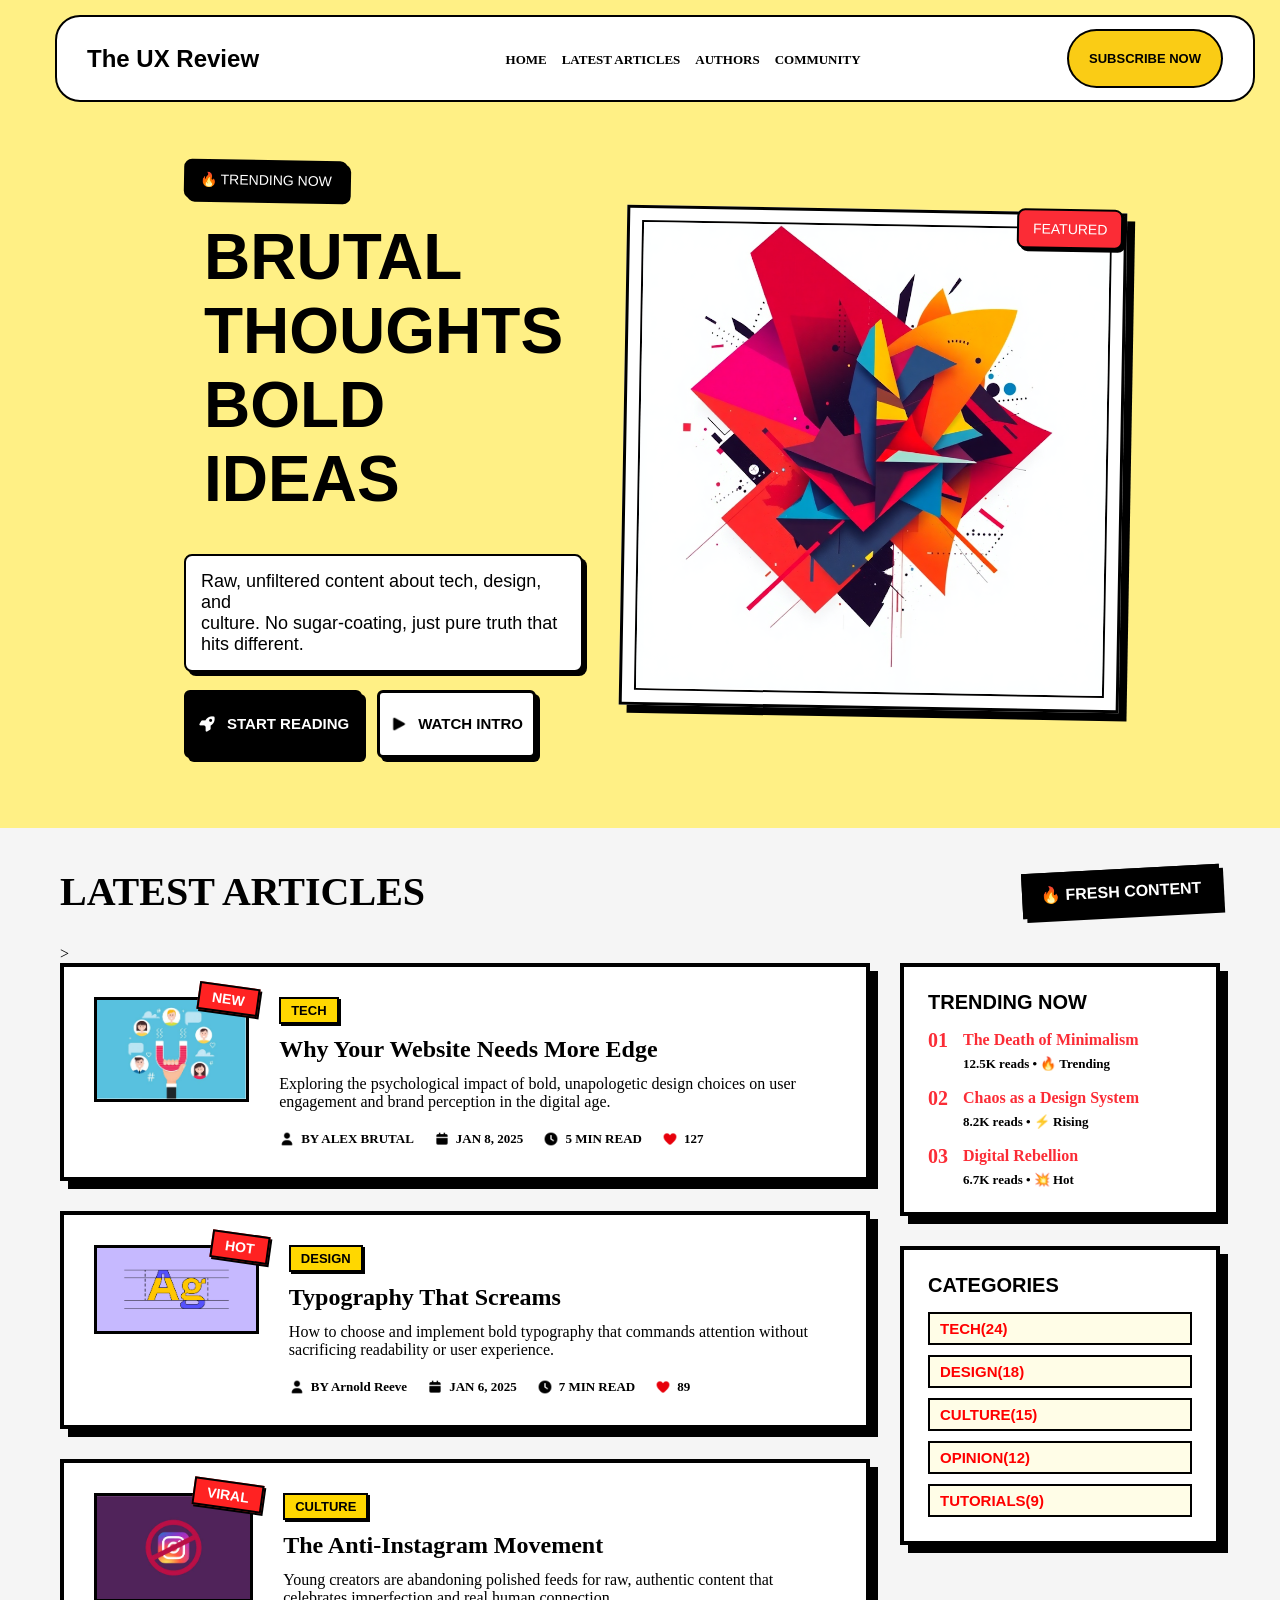
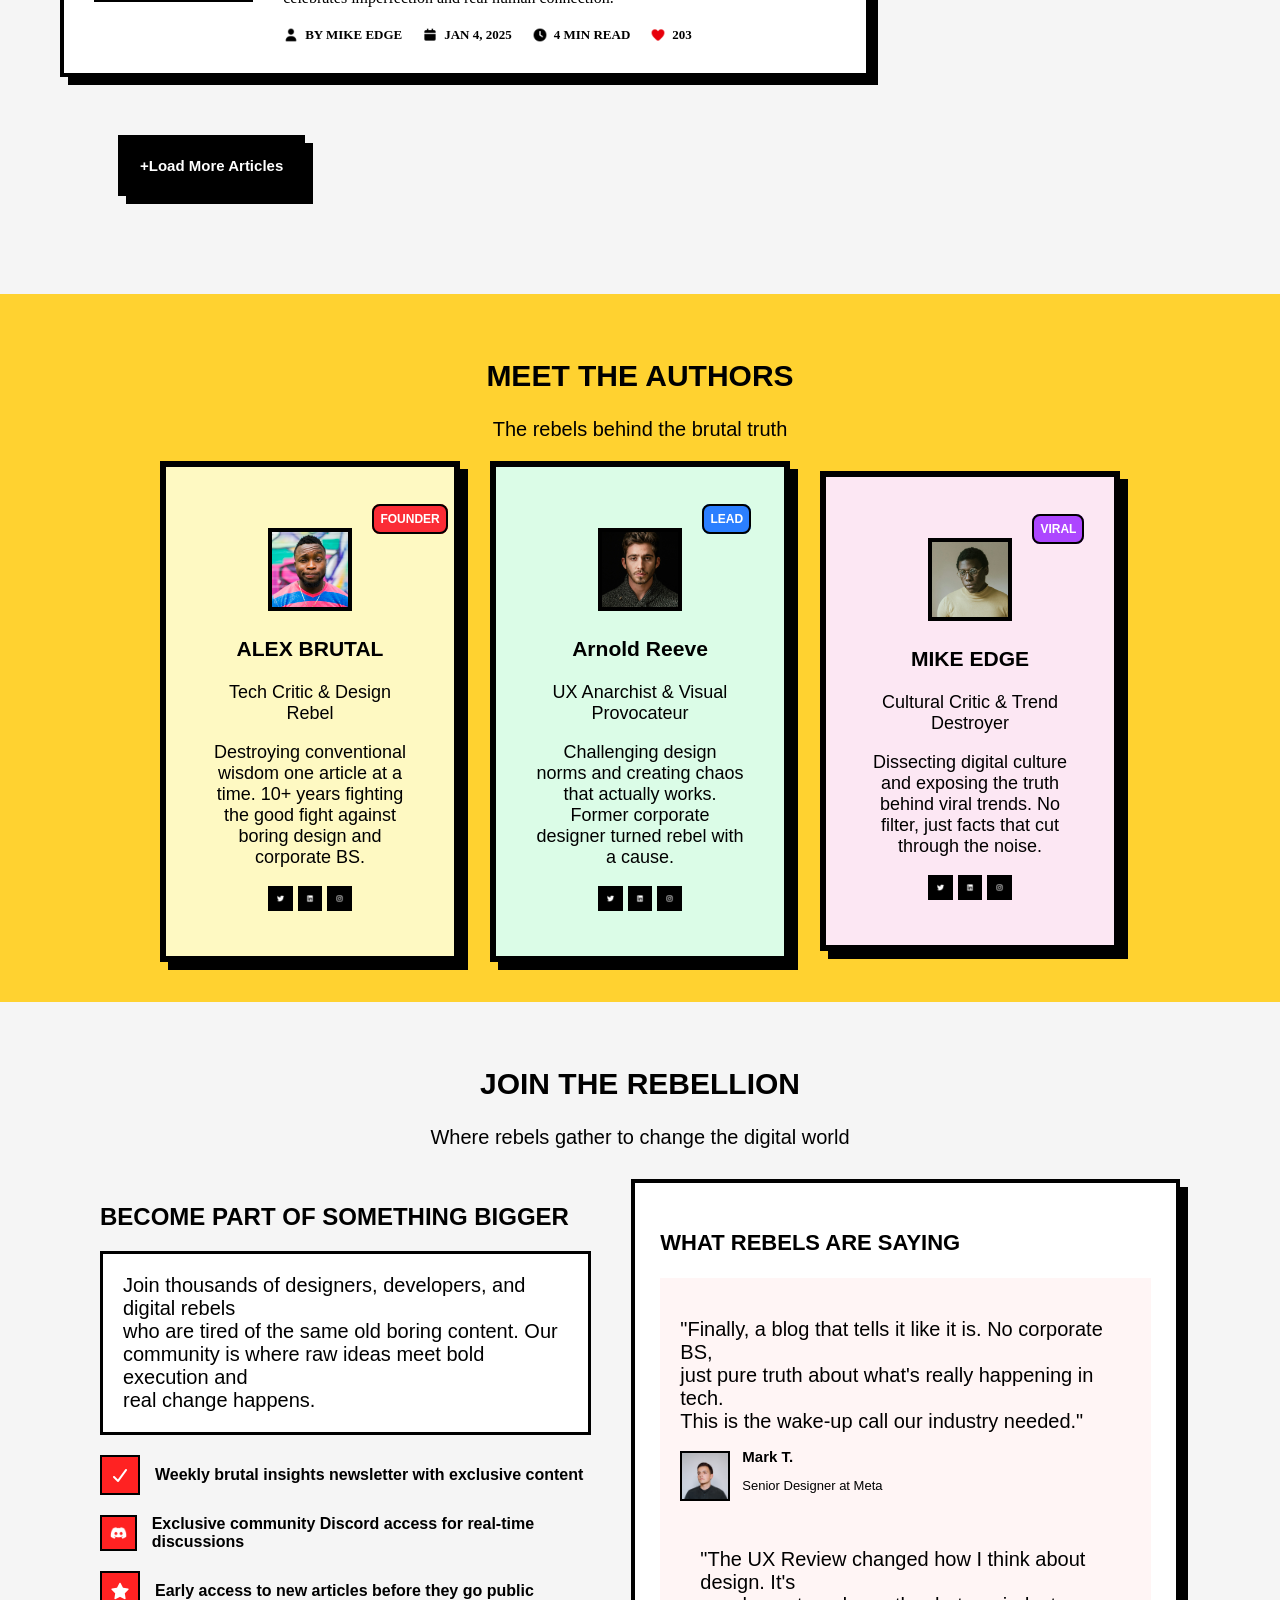
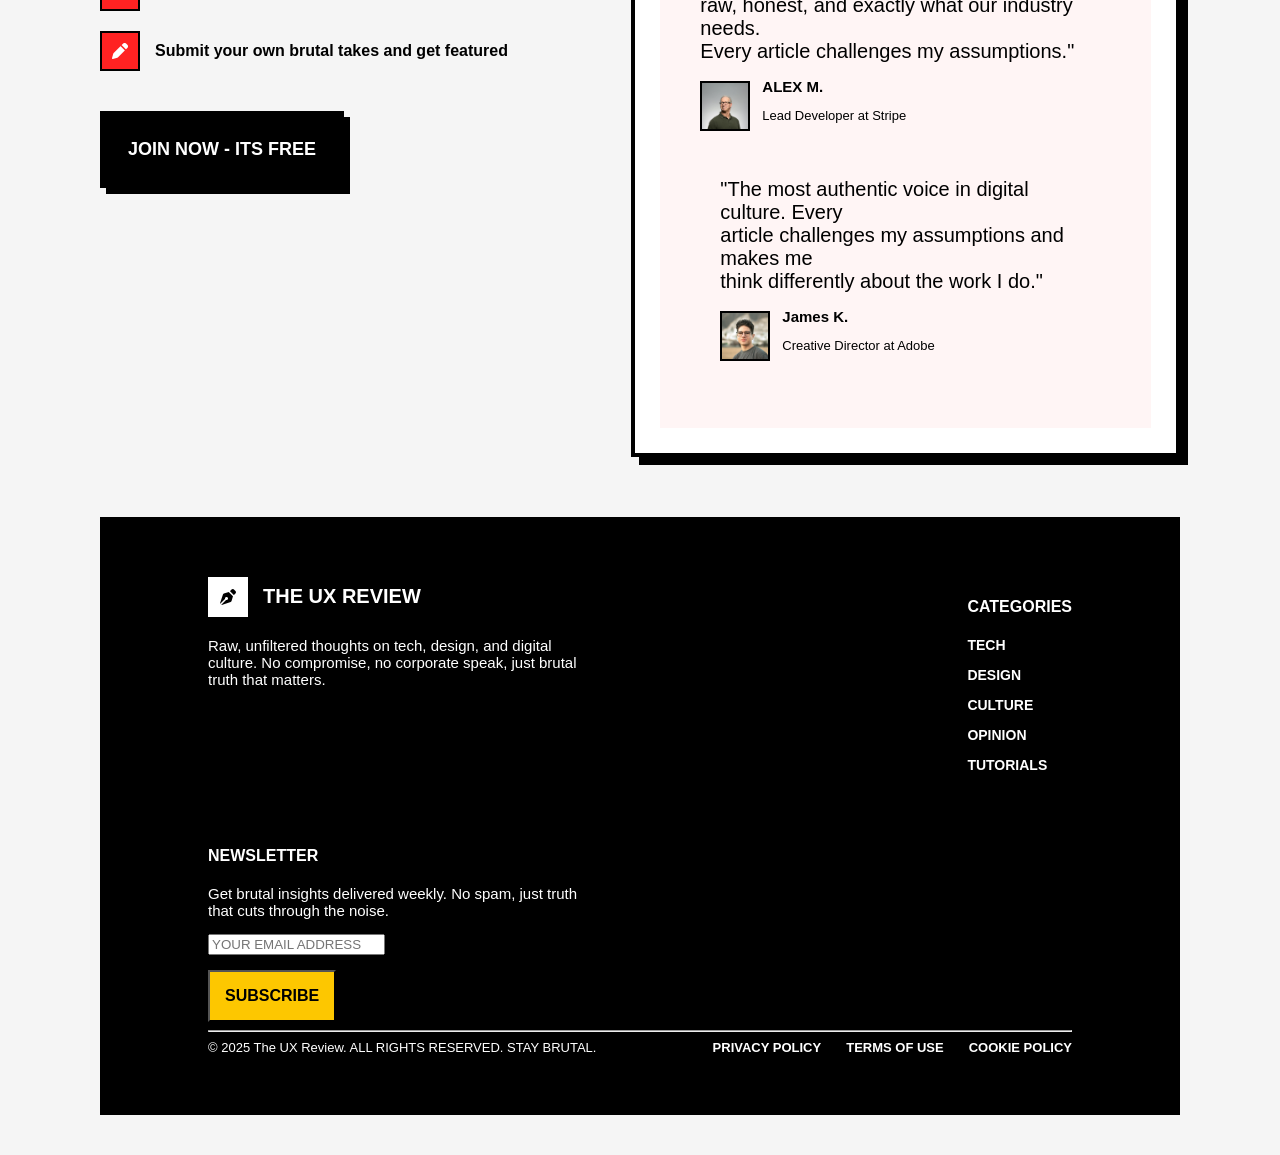
<file: index.html>
<!DOCTYPE html>
<html lang="en">
<head>
    <meta charset="UTF-8">
    <meta name="viewport" content="width=device-width, initial-scale=1.0">
    <title>Document</title>
    <link rel="stylesheet" href="./CSS/style.css">
    <link rel="stylesheet" href="./CSS/media.css">
</head>
<body>
    <!-- NavBar -->
    <!--  The UX Review Blog -->
       <div class="ground">
        <div class="header-nav">
    <div class="navbar">
        The UX <span class="review-text">Review</span>
    </div>
    <div class="left-nav">
        <ul class="nav-links">
            <li><a href="#Home">HOME</a></li>
            <li><a href="#LATEST-ARTICLES">LATEST ARTICLES</a></li>
            <li><a href="#AUTHORS">AUTHORS</a></li>
            <li><a href="#COMMUNITY">COMMUNITY</a></li>
        </ul>
    </div>
    <div class="cont">
        <button>SUBSCRIBE NOW</button>
    </div>
</div> 
    <div class="container">
        <div class="blog">
            <div class="blog-content">
                <span>🔥 TRENDING NOW</span>
                <h1>BRUTAL<br> THOUGHTS<br> BOLD IDEAS</h1>
                <p>Raw, unfiltered content about tech, design, and<br> culture. No sugar-coating, just pure truth that<br> hits different.</p>
                <div class="buttons-container">
                    <div class="button1">
                        <div class="but-img">
                            <img src="./images/rocket-solid-full.png" alt="rocket">
                        </div>
                        <div class="but-cont">
                            <h2>START READING</h2>
                        </div>
                    </div>
                    
                    <div class="button2">
                        <div class="but2-img">
                            <img src="./images/play-solid-full.png" alt="play">
                        </div>
                        <div class="but2-cont">
                            <h2>WATCH INTRO</h2>
                        </div>
                    </div>
                </div>
            </div>
            <div class="right-imgg">
                <div class="big-img">
                    <img src="./images/hero-img.png" alt="hero">
                </div>
                <div class="cont-big-img">
                    <span>FEATURED</span>
                </div>
            </div>
        </div>
    </div>
</div>
    <!--End-The UX Review Blog -->
    <!--End NavBar -->

<!-- LATEST ARTICLES -->
<div class="latest-articles">
    <div class="container1">
        <div class="inner">
            <div class="content">
                <div class="content-cont">
                    <h3>LATEST ARTICLES</h3>
                    <div class="cont-span">
                        <span>🔥 FRESH CONTENT</span>
                    </div>
                </div>>
                <div class="main-grid-layout">  
                    <div class="cart-left">
                        <div class="cart">
                            <div class="cart-img-wrapper">
                                <div class="cart-img">
                                    <img src="./images/user-engagement-2-DFdiyblT.jpg" alt="user-engagement">
                                </div>
                                <div class="span-span">
                                    <span>NEW</span>
                                </div>
                            </div>
                            
                            <div class="cart-right-content">
                                <div class="cart-contt">
                                    <div class="cart-span">
                                        <span>TECH</span>
                                    </div>    
                                    <h3>Why Your Website Needs More Edge</h3>
                                    <p>Exploring the psychological impact of bold, unapologetic design choices on user engagement and brand perception in the digital age.</p>
                                </div>
                                
                                <div class="Ratingg">
                                    <div class="rate-group">
                                        <div class="rate-img">
                                            <img src="./images/user-solid-full.png" alt="user-solid">
                                        </div>
                                        <div class="rate-cont">
                                            <span>BY ALEX BRUTAL</span>
                                        </div>
                                    </div>

                                    <div class="rate-group">
                                        <div class="rate-img">
                                            <img src="./images/calendar-solid-full (1).png" alt="calendar">
                                        </div>
                                        <div class="rate-cont">
                                            <span>JAN 8, 2025</span>
                                        </div>
                                    </div>

                                    <div class="rate-group">
                                        <div class="rate-img">
                                            <img src="./images/clock-solid-full.png" alt="clock">
                                        </div>
                                        <div class="rate-cont">
                                            <span>5 MIN READ</span>
                                        </div>
                                    </div>

                                    <div class="rate-group">
                                        <div class="rate-img">
                                            <img src="./images/heart-solid-full-red.png" alt="heart-red">
                                        </div>
                                        <div class="rate-cont">
                                            <span>127</span>
                                        </div>
                                    </div>
                                </div>
                            </div>
                        </div>

                        <div class="cart">
                            <div class="cart-img-wrapper">
                                <div class="cart-img">
                                    <img src="./images/guide-to-typography.avif.png" alt="guide-to-typography">
                                </div>
                                <div class="span-span">
                                    <span>HOT</span>
                                </div>
                            </div>
                            
                            <div class="cart-right-content">
                                <div class="cart-contt">
                                    <div class="cart-span">
                                        <span>DESIGN</span>
                                    </div>    
                                    <h3>Typography That Screams</h3>
                                    <p>How to choose and implement bold typography that commands attention without sacrificing readability or user experience.</p>
                                </div>
                                
                                <div class="Ratingg">
                                    <div class="rate-group">
                                        <div class="rate-img">
                                            <img src="./images/user-solid-full.png" alt="user-solid">
                                        </div>
                                        <div class="rate-cont">
                                            <span>BY Arnold Reeve</span>
                                        </div>
                                    </div>

                                    <div class="rate-group">
                                        <div class="rate-img">
                                            <img src="./images/calendar-solid-full (1).png" alt="calendar">
                                        </div>
                                        <div class="rate-cont">
                                            <span>JAN 6, 2025</span>
                                        </div>
                                    </div>

                                    <div class="rate-group">
                                        <div class="rate-img">
                                            <img src="./images/clock-solid-full.png" alt="clock">
                                        </div>
                                        <div class="rate-cont">
                                            <span>7 MIN READ</span>
                                        </div>
                                    </div>

                                    <div class="rate-group">
                                        <div class="rate-img">
                                            <img src="./images/heart-solid-full-red.png" alt="heart-red">
                                        </div>
                                        <div class="rate-cont">
                                            <span>89</span>
                                        </div>
                                    </div>
                                </div>
                            </div>
                        </div>

                        <div class="cart">
                            <div class="cart-img-wrapper">
                                <div class="cart-img">
                                    <img src="./images/anti-instagram.jpg" alt="anti-instagram">
                                </div>
                                <div class="span-span">
                                    <span>VIRAL</span>
                                </div>
                            </div>
                            
                            <div class="cart-right-content">
                                <div class="cart-contt">
                                    <div class="cart-span">
                                        <span>CULTURE</span>
                                    </div>    
                                    <h3>The Anti-Instagram Movement</h3>
                                    <p>Young creators are abandoning polished feeds for raw, authentic content that celebrates imperfection and real human connection.</p>
                                </div>
                                
                                <div class="Ratingg">
                                    <div class="rate-group">
                                        <div class="rate-img">
                                            <img src="./images/user-solid-full.png" alt="user-solid">
                                        </div>
                                        <div class="rate-cont">
                                            <span>BY MIKE EDGE</span>
                                        </div>
                                    </div>

                                    <div class="rate-group">
                                        <div class="rate-img">
                                            <img src="./images/calendar-solid-full (1).png" alt="calendar">
                                        </div>
                                        <div class="rate-cont">
                                            <span>JAN 4, 2025</span>
                                        </div>
                                    </div>

                                    <div class="rate-group">
                                        <div class="rate-img">
                                            <img src="./images/clock-solid-full.png" alt="clock">
                                        </div>
                                        <div class="rate-cont">
                                            <span>4 MIN READ</span>
                                        </div>
                                    </div>

                                    <div class="rate-group">
                                        <div class="rate-img">
                                            <img src="./images/heart-solid-full-red.png" alt="heart-red">
                                        </div>
                                        <div class="rate-cont">
                                            <span>203</span>
                                        </div>
                                    </div>
                                </div>
                            </div>
                        </div>
                    </div>
                    <div class="sidebar-right">
                        <div class="card-details">
                            <div class="card">
                                <h4>TRENDING NOW</h4>
                                <div class="card-cont">
                                    <span>01</span>
                                    <h5>The Death of Minimalism</h5>          
                                </div>
                                <div class="cont11">
                                    <p>12.5K reads • 🔥 Trending</p>
                                </div>
                                <div class="card-cont">
                                    <span>02</span>
                                    <h5>Chaos as a Design System</h5>
                                </div>
                                <div class="cont11">
                                    <p>8.2K reads • ⚡ Rising</p>
                                </div>
                                <div class="card-cont">
                                    <span>03</span>
                                    <h5>Digital Rebellion</h5>  
                                </div>
                                <div class="cont11">
                                    <p>6.7K reads • 💥 Hot</p>
                                </div>
                            </div>         
                        </div>
                        <div class="categories">
                            <h4>CATEGORIES</h4>
                            <div class="cata">
                                <span>TECH(24)</span>
                                <span>DESIGN(18)</span>
                                <span>CULTURE(15)</span>
                                <span>OPINION(12)</span>
                                <span>TUTORIALS(9)</span>
                            </div>
                        </div>
                    </div>
                </div>
            </div> 
            <div class="but11">
                <button>+Load More Articles</button>
            </div>         
        </div>
    </div>
</div>
<!--End-LATEST ARTICLES -->

<!-- AUTHORS -->
 <div class="authors">
    <h2>MEET THE AUTHORS</h2>
    <p>The rebels behind the brutal truth</p>
    <div class="container">
        <div class="inner">
            <div class="cartt-contentt">
                <div class="cart1">
                    <div class="cart1-span">
                        <span>FOUNDER</span>
                    </div>
                    <div class="cart1-img">
                        <img src="./images/avatar-2.jpg" alt="person">
                    </div>
                    <h3>ALEX BRUTAL</h3>
                    <p>Tech Critic & Design Rebel</p>
                    <p>Destroying conventional wisdom one article at a time. 10+ years fighting the good fight against boring design and corporate BS.</p>
                    <div class="social">
                        <img src="./images/twitter-brands-solid-full.png" alt="twitter-brands">
                        <img src="./images/linkedin-brands-solid-full.png" alt="linkedin-brands">
                        <img src="./images/instagram-brands-solid-full.png" alt="instagram-brands">
                    </div>
                </div>

                <div class="cart11">
                    <div class="cart11-span">
                        <span>LEAD</span>
                    </div>
                    <div class="cart1-img">
                        <img src="./images/avatar-2-CwUcGkzI.jpg" alt="person">
                    </div>
                    <h3>Arnold Reeve</h3>
                    <p>UX Anarchist & Visual Provocateur</p>
                    <p>Challenging design norms and creating chaos that actually works. Former corporate designer turned rebel with a cause.</p>
                    <div class="social">
                        <img src="./images/twitter-brands-solid-full.png" alt="twitter-brands">
                        <img src="./images/linkedin-brands-solid-full.png" alt="linkedin-brands">
                        <img src="./images/instagram-brands-solid-full.png" alt="instagram-brands">
                    </div>
                </div>

                <div class="cart12">
                    <div class="cart12-span">
                        <span>VIRAL</span>
                    </div>
                    <div class="cart1-img">
                        <img src="./images/avatar-8.jpg" alt="person">
                    </div>
                    <h3>MIKE EDGE</h3>
                    <p>Cultural Critic & Trend Destroyer</p>
                    <p>Dissecting digital culture and exposing the truth behind viral trends. No filter, just facts that cut through the noise.</p>
                    <div class="social">
                        <img src="./images/twitter-brands-solid-full.png" alt="twitter-brands">
                        <img src="./images/linkedin-brands-solid-full.png" alt="linkedin-brands">
                        <img src="./images/instagram-brands-solid-full.png" alt="instagram-brands">
                    </div>
                </div>
            </div>
        </div>
    </div>
 </div>
<!--End-AUTHORS -->

<!-- JOIN THE REBELLION -->
<div class="ground1">
    <div class="rebellion">
    <h2>JOIN THE REBELLION</h2>
    <p>Where rebels gather to change the digital world</p>
    </div>
 <div class="container2">
    <div class="inner2">
        <div class="rebe-left">
            <h3>BECOME PART OF SOMETHING BIGGER</h3>
            <p>Join thousands of designers, developers, and digital rebels<br>
             who are tired of the same old boring content. Our<br>
             community is where raw ideas meet bold execution and<br>
             real change happens.</p>
             <div class="rebbee">
                <div class="rebe-img">
                <img src="./images/check-solid-full.png" alt="check">
            </div>
            <div class="rebe-cont">
                <span>Weekly brutal insights newsletter with exclusive content</span>
            </div>
            </div>

            <div class="rebbee">
                <div class="rebe-img">
                <img src="./images/discord-brands-solid-full.png" alt="discord">
            </div>
            <div class="rebe-cont">
                <span>Exclusive community Discord access for real-time discussions</span>
            </div>
            </div>

            <div class="rebbee">
                <div class="rebe-img">
                <img src="./images/star-solid-full-white.png" alt="star-white">
            </div>
            <div class="rebe-cont">
                <span>Early access to new articles before they go public</span>
            </div>
            </div>

            <div class="rebbee">
                <div class="rebe-img">
                <img src="./images/pen-solid-full.png" alt="pen">
            </div>
            <div class="rebe-cont">
                <span>Submit your own brutal takes and get featured</span>
            </div>
            </div>
            <div class="but1">
                <button>JOIN NOW - ITS FREE</button>
            </div>
        </div>
         <div class="main-all">
                    <div class="rebe-right">
            <h3>WHAT REBELS ARE SAYING</h3>
            <div class="main-right-rebe">
                <div class="right-cont">
                <p>"Finally, a blog that tells it like it is. No corporate BS,<br>
                     just pure truth about what's really happening in tech.<br>
                      This is the wake-up call our industry needed."</p>
                      <div class="rright">
                        <div class="right-img">
                        <img src="./images/avatar-4.avif.jpg" alt="person">
                      </div>
                      <div class="img-cont">
                        <span>Mark T.</span>
                        <p>Senior Designer at Meta</p>
                      </div>
                      </div>

                      <div class="right-cont">
                <p>"The UX Review changed how I think about design. It's<br>
                     raw, honest, and exactly what our industry needs.<br>
                     Every article challenges my assumptions."</p>
                      <div class="rright">
                        <div class="right-img">
                        <img src="./images/avatar-5.jpg" alt="person">
                      </div>
                      <div class="img-cont">
                        <span>ALEX M.</span>
                        <p>Lead Developer at Stripe</p>
                      </div>
                      </div>

                      <div class="right-cont">
                <p>"The most authentic voice in digital culture. Every<br>
                     article challenges my assumptions and makes me<br>
                      think differently about the work I do."</p>
                      <div class="rright">
                        <div class="right-img">
                        <img src="./images/avatar-6.avif.jpg" alt="person">
                      </div>
                      <div class="img-cont">
                        <span>James K.</span>
                        <p>Creative Director at Adobe</p>
                      </div>
                      </div>
              </div>
            </div>
        </div>
        </div>
    </div>
 </div>
</div>
<!--End JOIN THE REBELLION -->

<!-- footer THE UX REVIEW -->
    <div class="ground2">
       <div class="container">
           <div class="footer">
            
            <div class="footer-top">
                <div class="foot-col-1">
                    <div class="foot">
                        <div class="foot-img">
                            <img src="./images/pen-nib-solid-full.png" alt="pen-nib">
                        </div>
                        <div class="foot-cont">
                            <span>THE UX REVIEW</span>
                        </div>
                    </div>
                    <p>Raw, unfiltered thoughts on tech, design, and digital<br>
                        culture. No compromise, no corporate speak, just brutal<br>
                        truth that matters.</p>
                </div>

                <div class="cata1">
                    <h4>CATEGORIES</h4>
                    <ul class="catas">
                        <li><a href="#TECH">TECH</a></li>
                        <li><a href="#DESIGN">DESIGN</a></li>
                        <li><a href="#CULTURE">CULTURE</a></li>
                        <li><a href="#OPINION">OPINION</a></li>
                        <li><a href="#TUTORIALS">TUTORIALS</a></li>
                    </ul>
                </div>

                <div class="news">
                    <h4>NEWSLETTER</h4>
                    <p>Get brutal insights delivered weekly. No spam, just truth<br>
                        that cuts through the noise.</p>
                    <form>
                        <label for="email"></label>
                        <input type="email" id="email" name="email" placeholder="YOUR EMAIL ADDRESS">
                    </form>
                    <div class="but22">
                        <button>SUBSCRIBE</button>
                    </div>
                </div>
            </div>
            <hr>
            <div class="ux">
                <div class="ux-cont">
                    <p>© 2025 The UX Review. ALL RIGHTS RESERVED. STAY BRUTAL.</p>
                </div>
                <div class="ux-ankor">
                    <a href="#PRIVACY POLICY">PRIVACY POLICY</a>
                    <a href="#TERMS OF USE">TERMS OF USE</a>
                    <a href="#COOKIE POLICY">COOKIE POLICY</a>
                </div>
            </div>

        </div>
    </div>
</div>


</body>
</html>
</file>
<file: CSS/style.css>
* {
    box-sizing: border-box;
}
body {
    margin: 0px;
    padding-top: 90px;
    background-color: #FFF085;
}
/* NavBar */
.header-nav {
    position: fixed;       
    top: 0;                
    left: 50%;             
    transform: translateX(-50%); 
    display: flex;
    justify-content: space-between;
    align-items: center; 
    background-color: #FFFFFF;
    border: 2px solid #000000;
    border-radius: 25px; 
    padding: 12px 30px;
    width: 95%;
    max-width: 1200px;
    margin: 15px;     
    z-index:9999;    
}
.navbar {
    font-weight:bold;
    font-size: 24px;
    color: #000000;
    font-family: sans-serif;
}
.left-nav .nav-links {
    list-style: none;
    display: flex;
    gap: 15px;
    align-items: center;
}
.left-nav .nav-links li a {
    text-decoration: none;
    color: #000000;
    font-weight: bold;
    font-size: 13px;
}
.cont button {
    background-color: #FACC15; 
    color: #000000;
    border: 2px solid #000000;
    padding: 20px;
    font-weight: bold;
    font-size: 13px;
    border-radius: 50px; 
    cursor: pointer;
}
.cont button {
    transition: transform 0.2s , box-shadow 0.2s ;
}
.cont button:hover {
    transform: translate(4px, -4px);
}
/* The UX Review Blog */
.ground {
    background-color: #FFF085;
    padding:70px;
}
.container {
    width: 80%;
    margin: 0 auto;
}
.blog {
    display: flex;
    justify-content: space-between;
    align-items: center;
    gap: 40px;
}
.blog span {
    font-size: 14px;
    background-color: #000000;
    color: #FFFFFF;
    font-family: sans-serif;
    padding: 10px 14px;
    border: #000000 solid 2px;
    border-radius: 8px;
    display: inline-block;
    box-shadow: 3px 3px 0px 0px #000;
    transform: rotate(1deg);
}
.blog h1 {
    color: #000000;
    font-size: 64px;
    font-family: sans-serif;
    font-weight: bold;
    margin: 20px;
}
.blog p {
    font-size: 18px;
    background-color: #FFFFFF;
    color: #000000;
    font-family: sans-serif;
    padding: 15px;
    border: #000000 solid 2px;
    border-radius: 8px;
    display: inline-block;
    box-shadow: 4px 4px 0px 0px #000;
}
.buttons-container {
    display: flex;
    gap: 15px;
}
.button1 {
    display: inline-flex;
    align-items: center;
    gap: 10px;
    background-color: #000000;
    color: #FFFFFF;
    border: #000000 solid 3px;
    border-radius: 6px;
    padding: 10px;
    box-shadow: 4px 4px 0px 0px #000;
    cursor: pointer;
}
.button1:hover{
    box-shadow:none;
}
.button1 .but-img {
    width: 20px;
    display: flex;
    align-items: center;
}
.but-img img {
    width: 100%;
}
.but-cont h2 {
    font-size: 15px;
    font-family: sans-serif;
}
.button2 {
    display:flex;
    align-items: center;
    gap: 10px;
    background-color: #FFFFFF;
    color: #000000;
    border: #000000 solid 3px;
    border-radius: 6px;
    padding: 10px;
    box-shadow: 4px 4px 0px 0px #000;
    cursor: pointer;
}
.button2:hover{
    box-shadow:none;
}
.button2 .but2-img {
    width: 18px;
    display: flex;
    align-items: center;
}
.but2-img img {
    width: 100%;
}
.but2-cont h2 {
    font-size: 15px;
    font-family: sans-serif;
}
.right-imgg {
    display: flex;
    justify-content: center;
    position: relative;
}
.big-img {
    transition: transform 0.3s, box-shadow 0.3s ; 
}
.big-img:hover {
    transform: translate(-5px, -5px) rotate(1deg); 
}
.big-img {
    background-color: #FFFFFF;
    border: 3px solid #000000;
    padding: 12px;
    box-shadow: 8px 8px 0px 0px #000000;
    width: 500px;
    transform: rotate(1deg);
}
.big-img img {
    width: 100%;
    display: block;
    border: 2px solid #000;
}
.cont-big-img span{
    background-color: #FB2C36;
    color: #FFFFFF;
    position: absolute;
    top: 0px;
    right: 0px;
}
/* LATEST ARTICLES  */
.latest-articles {
    background-color: #F5F5F5;
    padding: 40px 20px;
}
.container1 {
    max-width: 1200px;
    margin: 0 auto;
    padding: 0 20px;
}
.content-cont {
    display: flex;
    justify-content: space-between;
    align-items: center;
    margin-bottom: 30px;
}
.content-cont h3 {
    font-size: 40px;
    font-weight: bold;
    margin: 0;
}
.cont-span span {
    font-size: 16px;
    background-color: #000000;
    color: #FFFFFF;
    font-family: sans-serif;
    padding: 10px 16px;
    border: #000000 solid 3px;
    box-shadow: 4px 4px 0px #000000;
    display: inline-block;
    transform: rotate(-3deg);
    font-weight: bold;
}
.main-grid-layout {
    display: flex;
    gap: 30px;
    align-items: flex-start;
}
.cart {
    transition: transform 0.2s , box-shadow 0.2s ;
}
.cart:hover {
    transform: translate(4px, -4px);
    color:red;
}
.cart-left {
    flex: 1;
    display: flex;
    flex-direction: column;
    gap: 30px;
}
.sidebar-right {
    width: 320px;
    flex-shrink: 0;
    display: flex;
    flex-direction: column;
    gap: 30px;
}
.cart {
    position: relative;
    background-color: #FFFFFF;
    border: 4px solid #000000;
    box-shadow: 8px 8px 0px #000000;
    padding: 30px;
    display: flex;
    gap: 30px;
    align-items: flex-start;
}
.cart-img-wrapper {
    position: relative;
    width: 32%;
}
.cart .cart-img {
    width: 100%;
}
.cart-img img {
    width: 100%;
    border: #000 solid 3px;
    display: block;
}
.span-span span {
    font-size: 14px;
    background-color: #FF2222;
    color: #FFFFFF;
    font-family: sans-serif;
    font-weight: bold;
    padding: 4px 12px;
    border: #000000 solid 2px;
    box-shadow: 2px 2px 0px #000000;
    position: absolute;
    top: -12px;
    right: -10px;
    transform: rotate(8deg);
}
.cart-right-content {
    display: flex;
    flex-direction: column;
    justify-content: space-between;
}
.cart-span span {
    font-size: 13px;
    background-color: #FFD700;
    color: #000000;
    font-family: sans-serif;
    font-weight: bold;
    padding: 4px 10px;
    border: #000000 solid 2px;
    box-shadow: 2px 2px 0px #000000;
    display: inline-block;
    margin-bottom: 12px;
}
.cart-contt h3 {
    font-size: 24px;
    font-weight: 900;
    margin: 0 0 12px 0;
}
.cart-contt p {
    font-size: 16px;
    margin: 0 0 20px 0;
}
.Ratingg {
    display: flex;
    align-items: center;
    gap: 20px;
    font-size: 13px;
    font-weight: bold;
    color: #000;
}
.rate-group {
    display: flex;
    align-items: center;
    gap: 6px;
}
.Ratingg .rate-img {
    width: 16px;
    display: flex;
    align-items: center;
    justify-content: center;
}
.rate-img img {
    width: 100%;
    object-fit: contain;
}
.card-details {
    width: 100%;
}
.card {
    background-color: #FFFFFF;
    border: 4px solid #000000;
    box-shadow: 8px 8px 0px #000000;
    padding: 24px;
}
.card h4 {
    font-size: 20px;
    font-family: sans-serif;
    font-weight: bold;
    margin: 0 0 15px 0;
}
.card-cont {
    display: flex;
    justify-content: flex-start;
    align-items: center;
    gap: 15px;
    margin-top: 15px;
}
.card-cont span {
    color: #FB2C36;
    font-weight: bold;
    font-size: 20px;
}
.card-cont h5 {
    font-size: 16px;
    font-weight: bold;
    color: #FB2C36;
    margin: 0;
}
.cont11 p {
    font-size: 13px;
    margin: 4px 0 0 35px;
    font-weight: bold;
}
.categories {
    background-color: #FFFFFF;
    border: 4px solid #000000;
    box-shadow: 8px 8px 0px #000000;
    padding: 24px;
    width: 100%;
}
.categories h4 {
    font-size: 20px;
    font-weight: bold;
    font-family: sans-serif;
    margin: 0 0 15px 0;
}
.cata {
    display: flex;
    flex-direction: column;
    gap: 10px;
}
.cata span {
    font-weight: bold;
    font-family: sans-serif;
    font-size: 15px;
    color: red;
    background-color: #FFFDE7;
    padding: 6px 10px;
    border: 2px solid #000;
    display: inline-block;
}
.but11 button{
    font-weight: bold;
    font-family: sans-serif;
    font-size: 15px;
    color: white;
    background-color: black;
    padding: 20px;
    border: 2px solid #000;
    box-shadow: 8px 8px 0px #000000;
    margin: 5%;
    cursor: pointer;
}
.but11 button:hover{
    box-shadow:none;
}
/* AUTHORS */
.authors{
    background-color: #FFD230;
    font-family: sans-serif;
    font-size: 20px;
    text-align: center;
    padding: 40px;
}
.container{
    width: 80%;
    margin: 0 auto;
}
.cartt-contentt{
    display: flex;
    justify-content: center;
    align-items: center;
    gap: 30px;
}
.cart1 {
    transition: transform 0.2s , box-shadow 0.2s ;
}
.cart1:hover {
    transform: translate(4px, -4px);
}
.cart1-span span{
    background-color: #FB2C36;
    color: #FFFFFF;
    border: #FB2C36 solid 2px;
    border-radius: 8px;
    border: #000000 solid 2px;
    padding: 6px;
    font-size: 12px;
    font-weight: bold;
    margin: 80%;
}
.cart11 {
    transition: transform 0.2s , box-shadow 0.2s ;
}
.cart11:hover {
    transform: translate(4px, -4px);
}
.cart11-span span{
    background-color:#2B7FFF;
    color: #FFFFFF;
    border: #FB2C36 solid 2px;
    border-radius: 8px;
    border: #000000 solid 2px;
    padding: 6px;
    font-size: 12px;
    font-weight: bold;
    margin: 80%;
}
.cart12 {
    transition: transform 0.2s , box-shadow 0.2s ;
}
.cart12:hover {
    transform: translate(4px, -4px);
}
.cart12-span span{
    background-color:#AD46FF;
    color: #FFFFFF;
    border: #FB2C36 solid 2px;
    border-radius: 8px;
    border: #000000 solid 2px;
    padding: 6px;
    font-size: 12px;
    font-weight: bold;
    margin: 80%;
}
.cart1-img img{
    width: 40%;
    border: #000000 solid 4px;
}
.cart1{
    text-align: center;
    font-size: 18px;
    border: #000000 solid 6px;
    box-shadow: 8px 8px 0px #000000;
    background-color: #FEF9C2; 
    padding: 40px; 
}
.cart11{
    text-align: center;
    font-size: 18px;
    border: #000000 solid 6px;
    box-shadow: 8px 8px 0px #000000;
    background-color: #DBFCE7; 
    padding: 40px; 
}
.cart12{
    text-align: center;
    font-size: 18px;
    border: #000000 solid 6px;
    box-shadow: 8px 8px 0px #000000;
    background-color: #FCE7F3; 
    padding: 40px; 
}
.social img{
    width: 12%;
    background-color: #000000;
    padding: 8px;
}
/* JOIN THE REBELLION */
 .ground1 {
    background-color: #F5F5F5;
    padding: 40px; 
}
.rebellion {
    text-align: center;
    font-family: sans-serif;
    font-size: 20px;
    margin-bottom: 30px;
}
.container2 {
    width: 90%;
    margin: 0 auto;
}
.inner2 {
    display: flex;
    justify-content: space-between;
    align-items: flex-start;
    gap: 40px;
}
.rebe-left h3 {
    font-family: sans-serif;
    font-size: 24px;
    font-weight: bold;
    margin-bottom: 20px;
}
.rebe-left p {
    font-family: sans-serif;
    font-size: 20px;
    background-color: white;
    border: #000000 solid 3px;
    padding: 20px;
    display: block;
}
.rebbee {
    display: flex;
    justify-content: flex-start;
    align-items: center;
    gap: 15px;
    margin: 20px 0;
}
.rebe-left .rebe-img {
    width: 40px;
}
.rebe-img img {
    width: 100%;
    background-color: #FF2222;
    border: #000000 solid 2px;
    padding: 8px;
    display: block;
}
.rebe-cont span {
    font-family: sans-serif;
    font-size: 16px;
    font-weight: bold;
}
.but1 button {
    font-weight: bold;
    font-family: sans-serif;
    font-size: 18px;
    color: white;
    background-color: black;
    padding: 25px;
    border: 3px solid #000;
    box-shadow: 6px 6px 0px #000000;
    margin-top: 20px;
    cursor: pointer;
}
.but1 button:hover{
    box-shadow:none;
}
.main-all {
    background-color: white;
    border: #000000 solid 4px;
    padding: 25px;
    box-shadow: 8px 8px 0px #000000;
}
.rebe-right h3 {
    font-family: sans-serif;
    font-size: 22px;
    font-weight: bold;
}
.main-right-rebe {
    display: flex;
    flex-direction: column;
    gap: 20px;
}
.right-cont {
    background-color: #FFF5F5;
    padding: 20px;
}
.right-cont p {
    font-family: sans-serif;
    font-size: 20px;
    margin-bottom: 15px;
    display: block;
}
.rebe-right .right-img {
    width: 50px; 
}
.right-img img {
    width: 100%;
    object-fit: cover;
    border: #000000 solid 2px;
}
.rright {
    display: flex;
    justify-content: flex-start;
    align-items: center;
    gap: 12px;
}
.img-cont span {
    font-weight: bold;
    font-family: sans-serif;
    font-size: 15px;
    display: block;
}
.img-cont p {
    font-family: sans-serif;
    font-size: 13px;
}
/* footer */
.ground2 {
  background-color: #000000;
  padding: 60px 0;
  margin-top: 60px;
}
.container {
  width: 80%;
  margin: 0 auto;
}
.footer-top {
  display: flex;
  justify-content: space-between;
  align-items: flex-start;
  gap: 40px;
  flex-wrap: wrap;
}
.foot {
  display: flex;
  align-items: center;
  gap: 15px;
  margin-bottom: 20px;
}
.foot .foot-img {
  width: 40px;
  display: flex;
  align-items: center;
  justify-content: center;
}
.foot-img img {
  width: 100%;
  border: white solid 2px;
  background-color: white;
  padding: 8px;
}
.foot-cont span {
  font-family: sans-serif;
  font-weight: bold;
  color: white;
  font-size: 20px;
}
.footer p, .foot-col-1 p, .news p {
  font-family: sans-serif;
  color: white;
  font-size: 15px;
}
.cata1 h4, .news h4 {
  font-family: sans-serif;
  color: white;
  font-weight: bold;
  font-size: 16px;
  margin-bottom: 20px;
}
.catas {
  padding: 0;
  margin: 0;
}
.catas li {
  list-style: none;
  margin-bottom: 12px;
}
.catas li a, .ux-ankor a {
  text-decoration: none;
  color: white;
  font-weight: bold;
  font-size: 14px;
  font-family: sans-serif;
}
.but22 button {
  font-weight: bold;
  font-family: sans-serif;
  font-size: 16px;
  color: #000000;
  background-color: #FDC700;
  padding: 15px;
  margin-top: 15px;
  cursor: pointer;
}
.but22 button:hover{
    opacity: 0.6;
}
.ux {
  display: flex;
  justify-content: space-between;
  align-items: center;
  flex-wrap: wrap;
  gap: 20px;
}
.ux-cont p {
  font-size: 13px;
  margin: 0;
  color: #ffffff;
}
.ux-ankor {
  display: flex;
  gap: 25px;
}
.ux-ankor a {
  font-size: 13px;
}
</file>
<file: CSS/media.css>
/* The UX Review Blog-NavBar */
  @media screen and (max-width: 992px) {
     body {
        padding: 0;
        overflow-x: hidden;
    }
    .ground {
        padding: 95px 30px;
    }
    .header-nav {
        width: 100%;
        margin: 0px;
        padding: 0px ;
        border-radius: 12px; 
    }
    .nav-links{
        flex-direction: column;
    }
    .container {
        width: 100%;
    }
    .blog {
        flex-direction: column;
        gap: 25px;
        text-align: left; 
    }
    .blog h1 {
        font-size: 42px;
        margin: 15px 0;
    }
    .blog p {
        font-size: 15px;
        width: 100%;
        display: block;
        box-shadow: 3px 3px 0px 0px #000;
        padding: 12px;
    }
    .buttons-container {
        gap: 10px;
        width: 100%;
    }
    .button1, .button2 {
        padding: 8px;
    }
    .but-cont h2, .but2-cont h2 {
        font-size: 12px;
    }
    .right-imgg {
        width: 100%;
        margin-top: 10px;
    }
    .big-img {
        width: 100%;
        max-width: 100%;
        padding: 8px;
    }
    .cont-big-img span {
        top: -12px;
        right: 5px;
        font-size: 11px;
        padding: 4px 10px;
    }
} 

/* LATEST ARTICLES  */
@media screen and (max-width: 992px) {
        .main-grid-layout {
        flex-direction: column;
        gap: 20px;
    }
    .sidebar-right {
        width: 100%;
    }
    .cart {
        flex-direction: column;
        padding: 20px;
        gap: 20px;
    }
    .cart-img-wrapper {
        width: 100%;
    }
    .content-cont h3 {
        font-size: 28px;
    }

    .cart-contt h3 {
        font-size: 20px;
    }
    .Ratingg {
        flex-wrap: wrap;
        gap: 12px;
    }
    .categories {
        width: 100%;
        margin: 0;
    }
}

/* AUTHORS */
@media screen and (max-width: 992px) {
    .cartt-contentt {
        flex-direction: column;
        gap: 30px;
    }
    .container {
        width: 90%;
    }
    .cart1, 
    .cart11, 
    .cart12 {
        width: 100%;
        padding: 25px;
    }
    .authors h2 {
        font-size: 30px;
    }
    .social img {
        width: 15%;
    }
}
</file>
